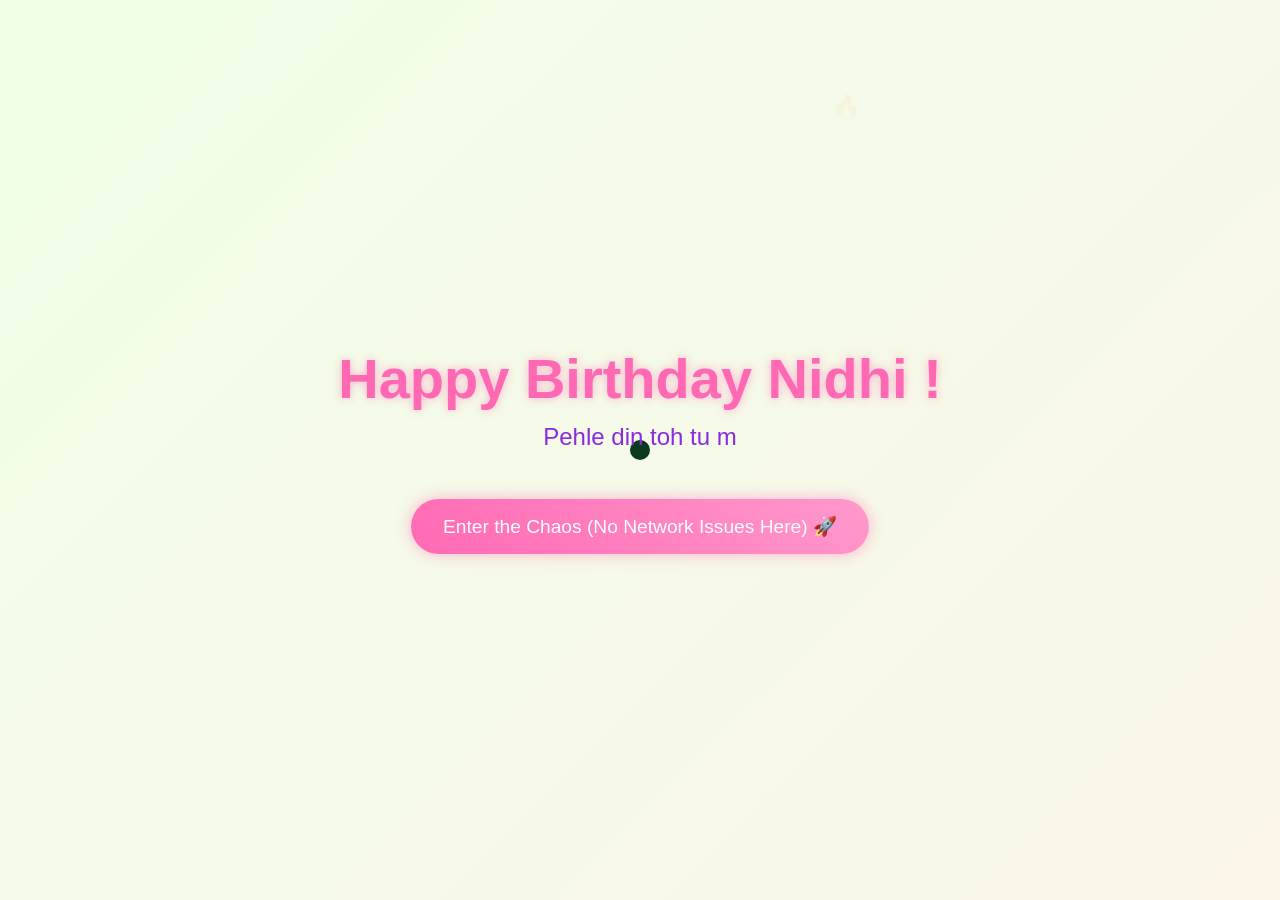
<file: index.html>
<!DOCTYPE html>
<html lang="en">
<head>
    <meta charset="UTF-8">
    <meta name="viewport" content="width=device-width, initial-scale=1.0">
    <title>Happy Birthday</title>
    <script src="https://cdnjs.cloudflare.com/ajax/libs/gsap/3.12.2/gsap.min.js"></script>
    <link rel="stylesheet" href="style.css">
    
</head>
<body>
    <div class="cursor"></div>
    <div class="container">
        <h1>Happy Birthday Nidhi !</h1>
        <div class="greeting"></div>
        <button class="cta-button">Enter the Chaos (No Network Issues Here) 🚀</button>
    </div>

    <script src="script.js">
        
    </script>
</body>
</html>
</file>
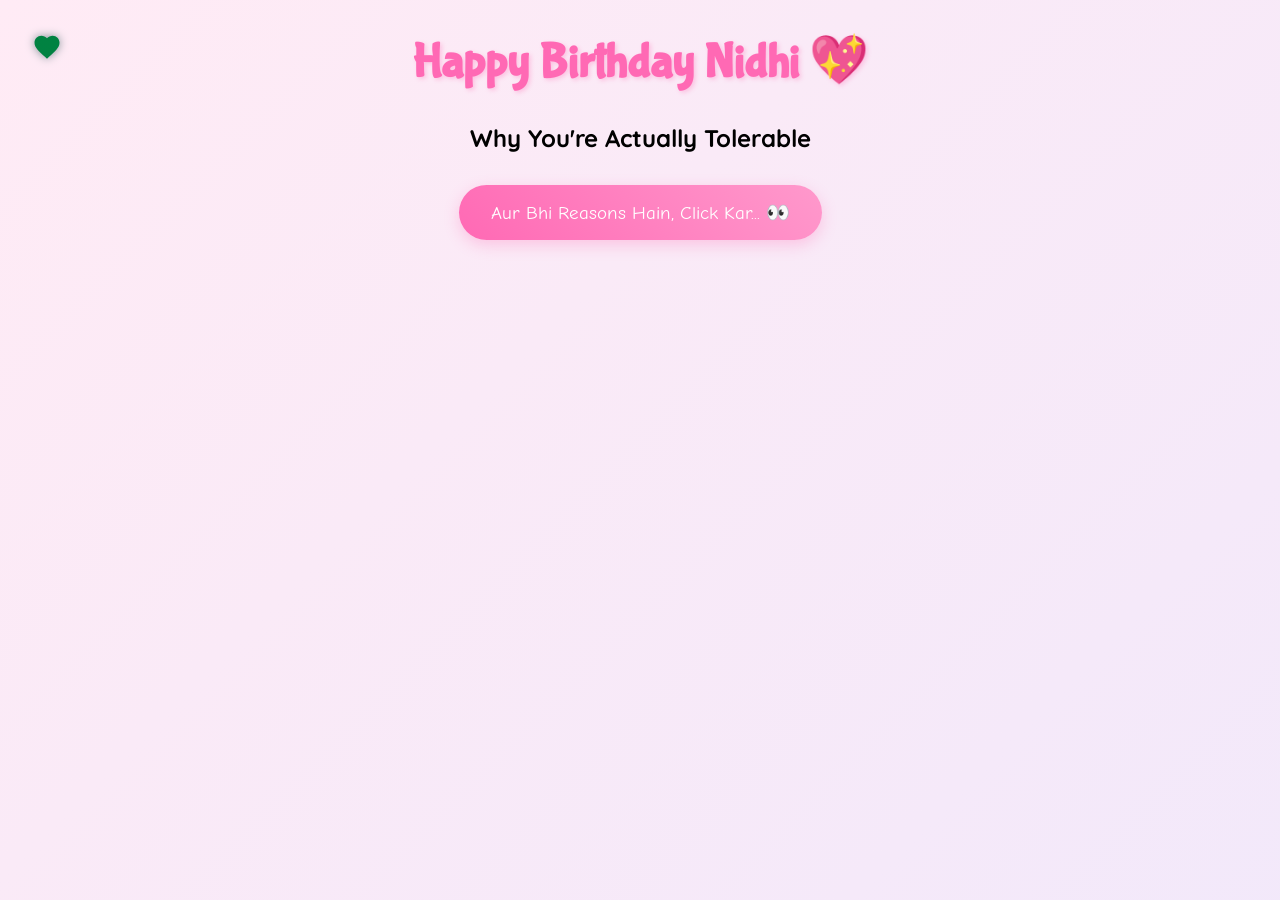
<file: cause.html>
<!DOCTYPE html>
<html lang="en">
<head>
    <meta charset="UTF-8">
    <meta name="viewport" content="width=device-width, initial-scale=1.0">
    <title>Why You're Actually Tolerable 💖</title>
    <script src="https://cdnjs.cloudflare.com/ajax/libs/gsap/3.12.2/gsap.min.js"></script>
    <link rel="stylesheet" href="./cause.css">
    <style>
       
    </style>
</head>
<body>
    <div class="custom-cursor">
        <svg viewBox="0 0 24 24">
            <path fill="#ff69b4" d="M12 21.35l-1.45-1.32C5.4 15.36 2 12.28 2 8.5 2 5.42 4.42 3 7.5 3c1.74 0 3.41.81 4.5 2.09C13.09 3.81 14.76 3 16.5 3 19.58 3 22 5.42 22 8.5c0 3.78-3.4 6.86-8.55 11.54L12 21.35z"/>
        </svg>
    </div>

    <div class="container">
        <h1>Happy Birthday Nidhi 💖</h1>
        <h2>Why You're Actually Tolerable</h2>
        <div id="reasons-container"></div>
        
        <button class="shuffle-button">Aur Bhi Reasons Hain, Click Kar... 👀</button>
        <div class="reason-counter"></div>

        <div class="ending-section">
            <div class="teddy-hug">
                <img src="./d1.jpg" alt="nidhi">
            </div>
            <div class="ending-text">Full Bakchod, Zero Filter — Stay the Same! 🔥</div>
        </div>
    </div>

    <script src="cause.js">
       
    </script>
</body>
</html>
</file>
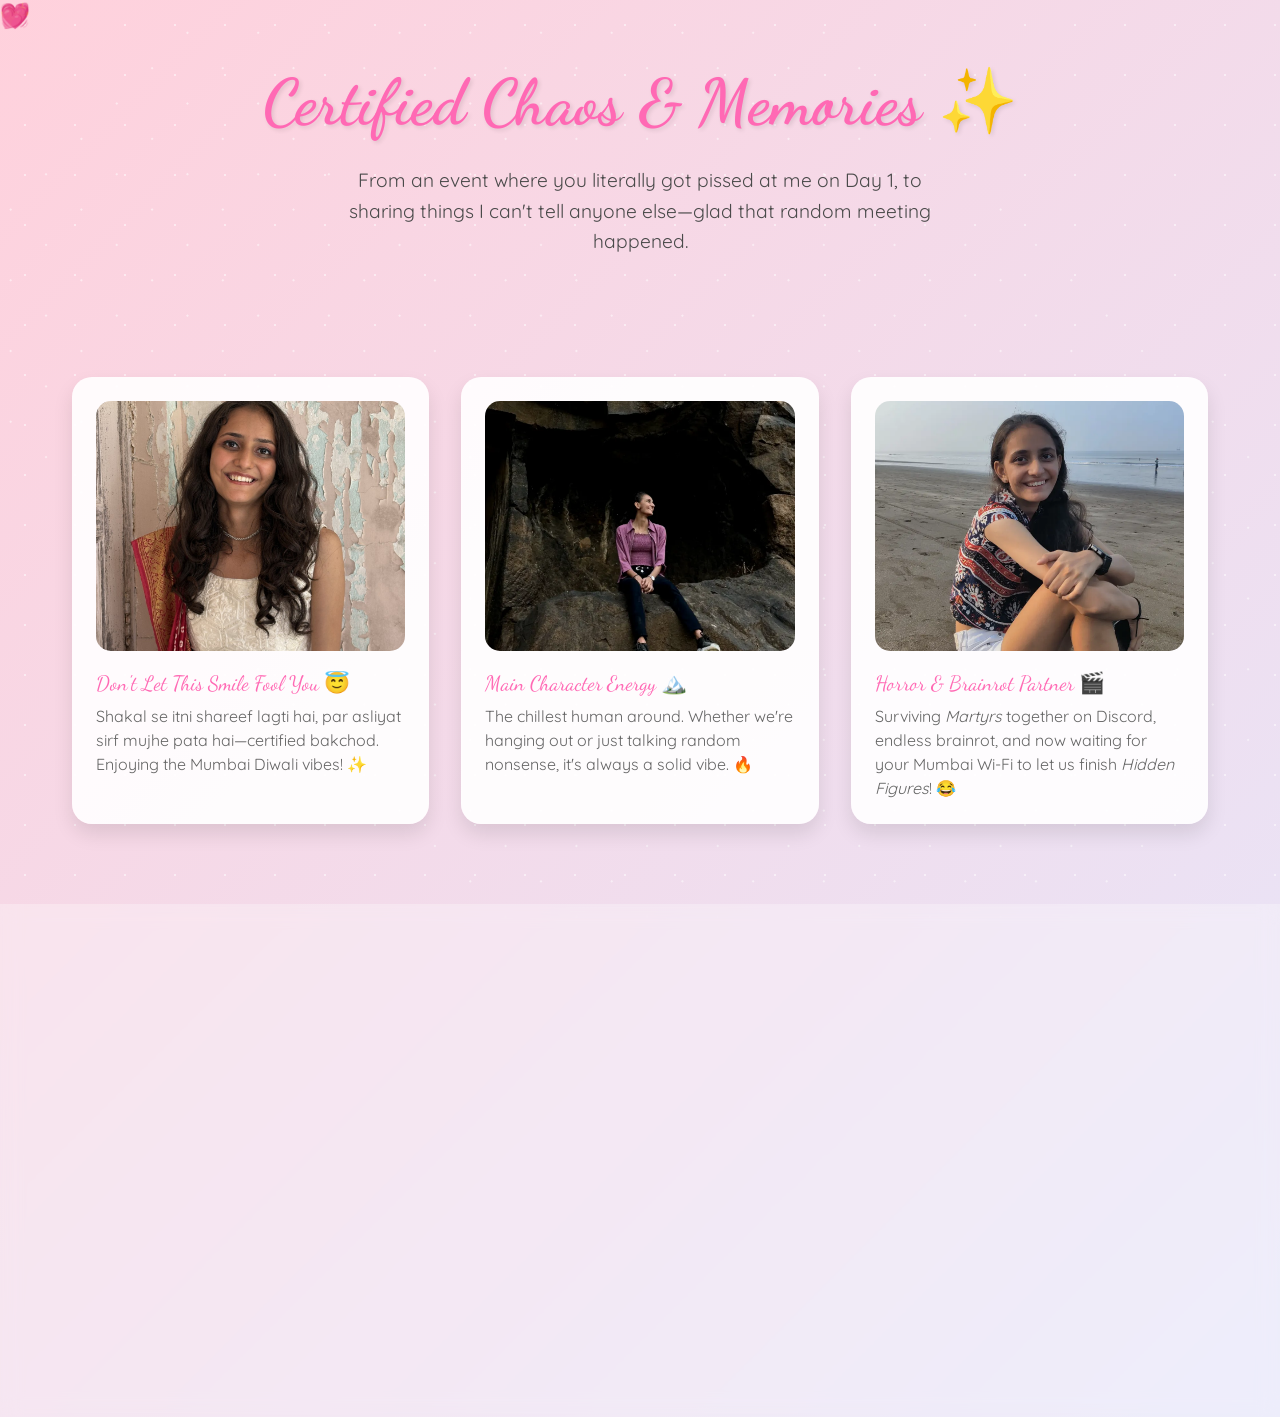
<file: last.html>
<!DOCTYPE html>
<html lang="en">

<head>
    <meta charset="UTF-8">
    <meta name="viewport" content="width=device-width, initial-scale=1.0">
    <title>Your Beautiful Memories ✨</title>
    <style>
        @import url('https://fonts.googleapis.com/css2?family=Dancing+Script:wght@700&family=Quicksand:wght@300;400;500;600&display=swap');

        * {
            margin: 0;
            padding: 0;
            box-sizing: border-box;
        }

        body {
            min-height: 100vh;
            background: linear-gradient(135deg,
                    #ffd1dc 0%,
                    #e6e6fa 25%,
                    #ffefd5 50%,
                    #e6e6fa 75%,
                    #ffd1dc 100%);
            background-size: 400% 400%;
            animation: gradientFlow 15s ease infinite;
            font-family: 'Quicksand', sans-serif;
            overflow-x: hidden;
            color: #4a4a4a;
        }

        @keyframes gradientFlow {
            0% {
                background-position: 0% 50%;
            }

            50% {
                background-position: 100% 50%;
            }

            100% {
                background-position: 0% 50%;
            }
        }

        /* Enhanced Sparkle Effect */
        .magic-sparkles {
            position: fixed;
            top: 0;
            left: 0;
            width: 100%;
            height: 100%;
            pointer-events: none;
            z-index: 1;
        }

        .sparkle {
            position: absolute;
            width: 6px;
            height: 6px;
            border-radius: 50%;
            background-color: white;
            animation: twinkle var(--duration, 4s) ease-in-out infinite;
            opacity: 0;
        }

        @keyframes twinkle {

            0%,
            100% {
                opacity: 0;
                transform: scale(0.5);
            }

            50% {
                opacity: 0.8;
                transform: scale(1);
            }
        }

        /* Generate 50 sparkles with different positions and animations */
        .magic-sparkles::before,
        .magic-sparkles::after {
            content: '';
            position: absolute;
            width: 100%;
            height: 100%;
            background-image: radial-gradient(circle, white 1px, transparent 1px);
            background-size: 50px 50px;
            animation: sparkleLayer 8s linear infinite;
            opacity: 0.5;
        }

        .magic-sparkles::after {
            animation-delay: -4s;
            transform: rotate(45deg);
        }

        @keyframes sparkleLayer {
            0% {
                transform: translateY(0);
            }

            100% {
                transform: translateY(-50px);
            }
        }

        /* Floating Hearts */
        .floating-hearts {
            position: fixed;
            width: 100%;
            height: 100%;
            pointer-events: none;
            z-index: 2;
        }

        .heart {
            position: absolute;
            font-size: 1.5rem;
            color: rgba(255, 105, 180, 0.6);
            animation: floatHeart var(--float-duration, 6s) ease-in-out infinite;
            animation-delay: var(--delay, 0s);
        }

        @keyframes floatHeart {
            0% {
                transform: translate(0, 100vh) rotate(0deg);
            }

            100% {
                transform: translate(var(--translate-x, 0), -100vh) rotate(360deg);
            }
        }

        /* Welcome Section */
        .welcome {
            text-align: center;
            padding: 4rem 2rem;
            position: relative;
            z-index: 3;
        }

        .welcome h1 {
            font-family: 'Dancing Script', cursive;
            font-size: 4rem;
            color: #ff69b4;
            text-shadow: 2px 2px 4px rgba(0, 0, 0, 0.1);
            animation: fadeInScale 2s ease;
        }

        .welcome p {
            font-size: 1.2rem;
            max-width: 600px;
            margin: 1.5rem auto;
            line-height: 1.6;
            animation: fadeIn 2s ease 0.5s both;
        }

        /* Enhanced Memory Cards */
        .memory-container {
            max-width: 1200px;
            margin: 0 auto;
            padding: 2rem;
            display: grid;
            grid-template-columns: repeat(auto-fit, minmax(300px, 1fr));
            gap: 2rem;
            z-index: 3;
            position: relative;
        }

        .memory-card {
            background: rgba(255, 255, 255, 0.9);
            border-radius: 20px;
            padding: 1.5rem;
            box-shadow: 0 10px 20px rgba(0, 0, 0, 0.1);
            transition: all 0.5s cubic-bezier(0.4, 0, 0.2, 1);
            position: relative;
            overflow: hidden;
        }

        .memory-card:hover {
            transform: translateY(-10px) scale(1.02);
            box-shadow: 0 15px 30px rgba(0, 0, 0, 0.15);
        }

        .memory-card::before {
            content: '';
            position: absolute;
            top: 0;
            left: 0;
            width: 100%;
            height: 100%;
            background: linear-gradient(45deg, transparent, rgba(255, 255, 255, 0.4), transparent);
            transform: translateX(-100%);
            transition: 0.5s;
        }

        .memory-card:hover::before {
            transform: translateX(100%);
        }

        .memory-img {
            width: 100%;
            height: 250px;
            object-fit: cover;
            border-radius: 15px;
            margin-bottom: 1rem;
            transition: transform 0.5s ease;
        }

        .memory-card:hover .memory-img {
            transform: scale(1.05);
        }

        .memory-date {
            font-family: 'Dancing Script', cursive;
            color: #ff69b4;
            font-size: 1.3rem;
            margin-bottom: 0.5rem;
        }

        .memory-caption {
            font-size: 1rem;
            line-height: 1.5;
            color: #666;
        }

        /* Final Message Section */
        .final-message {
            text-align: center;
            padding: 4rem 2rem;
            background: rgba(255, 255, 255, 0.3);
            backdrop-filter: blur(10px);
            margin-top: 3rem;
            position: relative;
            z-index: 3;
        }

        .final-message h2 {
            font-family: 'Dancing Script', cursive;
            font-size: 3rem;
            color: #ff69b4;
            margin-bottom: 2rem;
            animation: heartbeat 2s infinite;
        }

        @keyframes heartbeat {

            0%,
            100% {
                transform: scale(1);
            }

            50% {
                transform: scale(1.1);
            }
        }

        .final-message p {
            font-size: 1.2rem;
            max-width: 800px;
            margin: 0 auto 2rem;
            line-height: 1.8;
        }

        .goodbye-btn {
            display: inline-block;
            padding: 1rem 2rem;
            font-size: 1.2rem;
            background: linear-gradient(45deg, #ff69b4, #da70d6);
            color: white;
            border: none;
            border-radius: 50px;
            cursor: pointer;
            text-decoration: none;
            transition: all 0.3s ease;
            box-shadow: 0 5px 15px rgba(255, 105, 180, 0.4);
            animation: float 3s infinite ease-in-out;
        }

        .goodbye-btn:hover {
            transform: translateY(-5px);
            box-shadow: 0 8px 20px rgba(255, 105, 180, 0.6);
        }

        @keyframes float {

            0%,
            100% {
                transform: translateY(0);
            }

            50% {
                transform: translateY(-10px);
            }
        }

        /* Animations */
        @keyframes fadeInScale {
            0% {
                opacity: 0;
                transform: scale(0.8);
            }

            100% {
                opacity: 1;
                transform: scale(1);
            }
        }

        @keyframes fadeIn {
            0% {
                opacity: 0;
            }

            100% {
                opacity: 1;
            }
        }

        /* Generate Hearts */
        .js-generate-hearts {
            position: fixed;
            width: 100%;
            height: 100%;
            pointer-events: none;
            z-index: 2;
        }

        /* Custom Scrollbar */
        ::-webkit-scrollbar {
            width: 12px;
        }

        ::-webkit-scrollbar-track {
            background: rgba(255, 255, 255, 0.4);
        }

        ::-webkit-scrollbar-thumb {
            background: linear-gradient(45deg, #ff69b4, #da70d6);
            border-radius: 6px;
        }

        /* Responsive Design */
        @media (max-width: 768px) {
            .welcome h1 {
                font-size: 3rem;
            }

            .memory-container {
                grid-template-columns: 1fr;
            }

            .final-message h2 {
                font-size: 2.5rem;
            }
        }
    </style>
</head>

<body>
    <div class="magic-sparkles"></div>
    <div class="floating-hearts">
        <!-- Hearts will be generated via CSS -->
        <div class="heart" style="--float-duration: 6s; --delay: 0s; --translate-x: 20px;">💝</div>
        <div class="heart" style="--float-duration: 8s; --delay: 1s; --translate-x: -30px;">💖</div>
        <div class="heart" style="--float-duration: 7s; --delay: 2s; --translate-x: 40px;">💗</div>
        <div class="heart" style="--float-duration: 9s; --delay: 3s; --translate-x: -20px;">💓</div>
        <div class="heart" style="--float-duration: 5s; --delay: 4s; --translate-x: 30px;">💕</div>
    </div>

    <section class="welcome">
        <h1>Certified Chaos & Memories ✨</h1>
        <p>From an event where you literally got pissed at me on Day 1, to sharing things I can't tell anyone else—glad that random meeting happened.</p>
    </section>

    <div class="memory-container">
        <div class="memory-card">
            <img src="./d1.jpg" alt="Festive Nidhi" class="memory-img">
            <div class="memory-date">Don't Let This Smile Fool You 😇</div>
            <div class="memory-caption">Shakal se itni shareef lagti hai, par asliyat sirf mujhe pata hai—certified bakchod. Enjoying the Mumbai Diwali vibes! ✨</div>
        </div>
        <div class="memory-card">
            <img src="./d2.png" alt="Cave Adventure" class="memory-img">
            <div class="memory-date">Main Character Energy 🏔️</div>
            <div class="memory-caption">The chillest human around. Whether we're hanging out or just talking random nonsense, it's always a solid vibe. 🔥</div>
        </div>
        <div class="memory-card">
            <img src="./d3.png" alt="Beach Vibes" class="memory-img">
            <div class="memory-date">Horror & Brainrot Partner 🎬</div>
            <div class="memory-caption">Surviving <i>Martyrs</i> together on Discord, endless brainrot, and now waiting for your Mumbai Wi-Fi to let us finish <i>Hidden Figures</i>! 😂</div>
        </div>
    </div>

    <section class="final-message">
        <h2>Happy Birthday, Nidhi! 🎂</h2>
        <p>Honestly, thank you for being such a real one. Whether it's pure bakchodi, horror movie marathons on screenshare, or those rare moments when I actually share what's on my mind—you're genuinely one of the best people I've met.<br><br>
        Have an insane birthday in Mumbai, eat good food, and jaldi wapas aa—abhi <i>Hidden Figures</i> ka second half aur bohot saari bakchodi baaki hai! 🎉</p>
        <a href="index.html" class="goodbye-btn">Replay the Madness 🔄</a>
    </section>
</body>

</html>
</file>
<file: style.css>
* {
    margin: 0;
    padding: 0;
    box-sizing: border-box;
    cursor: none;
}

body {
    min-height: 100vh;
    display: flex;
    flex-direction: column;
    align-items: center;
    justify-content: center;
    background: linear-gradient(-45deg, #fee9f7, #e8f5fe, #fef2e8, #f0ffe8);
    background-size: 400% 400%;
    animation: gradientBG 15s ease infinite;
    font-family: 'Arial Rounded MT Bold', Arial, sans-serif;
    overflow: hidden;
    position: relative;
}

.cursor {
    width: 20px;
    height: 20px;
    background: pink;
    border-radius: 50%;
    position: fixed;
    pointer-events: none;
    mix-blend-mode: difference;
    transition: transform 0.2s;
}

.container {
    text-align: center;
    z-index: 1;
}

h1 {
    font-size: 3.5rem;
    color: #ff69b4;
    text-shadow: 0 0 10px rgba(255, 105, 180, 0.5);
    margin-bottom: 2rem;
    opacity: 0;
}

.greeting {
    font-size: 1.5rem;
    color: #8a2be2;
    margin-bottom: 3rem;
    min-height: 2em;
}

.cta-button {
    padding: 1rem 2rem;
    font-size: 1.2rem;
    background: linear-gradient(45deg, #ff69b4, #ff99cc);
    border: none;
    border-radius: 50px;
    color: white;
    cursor: pointer;
    box-shadow: 0 0 15px rgba(255, 105, 180, 0.5);
    transition: transform 0.3s, box-shadow 0.3s;
    opacity: 0;
}

.cta-button:hover {
    transform: scale(1.1);
    box-shadow: 0 0 25px rgba(255, 105, 180, 0.7);
}

.floating {
    position: absolute;
    pointer-events: none;
    opacity: 0;
}

@keyframes gradientBG {
    0% { background-position: 0% 50%; }
    50% { background-position: 100% 50%; }
    100% { background-position: 0% 50%; }
}

@media (max-width: 768px) {
    h1 { font-size: 2rem; }
    .greeting { font-size: 1.2rem; }
    .cta-button { font-size: 1rem; }
}
</file>
<file: cause.css>
@import url('https://fonts.googleapis.com/css2?family=Bubblegum+Sans&family=Comic+Neue:wght@700&family=Quicksand:wght@500&display=swap');

* {
    margin: 0;
    padding: 0;
    box-sizing: border-box;
    cursor: none;
}

body {
    min-height: 100vh;
    background: linear-gradient(-45deg, #ffe6e6, #e6e6ff, #ffebf5);
    background-size: 400% 400%;
    animation: gradientBG 15s ease infinite;
    font-family: 'Quicksand', sans-serif;
    overflow-x: hidden;
    padding: 2rem;
}

.custom-cursor {
    width: 30px;
    height: 30px;
    position: fixed;
    pointer-events: none;
    z-index: 9999;
    mix-blend-mode: difference;
    transition: transform 0.1s;
}

.custom-cursor svg {
    width: 100%;
    height: 100%;
    filter: drop-shadow(0 0 5px rgba(255, 182, 193, 0.5));
}

.container {
    max-width: 1200px;
    margin: 0 auto;
    text-align: center;
    position: relative;
    z-index: 1;
}

h1 {
    font-family: 'Bubblegum Sans', cursive;
    font-size: 3rem;
    color: #ff69b4;
    text-shadow: 2px 2px 4px rgba(255, 105, 180, 0.3);
    margin-bottom: 2rem;
    animation: bounce 1s ease infinite;
}

.reason-card {
    background: rgba(255, 255, 255, 0.9);
    border-radius: 20px;
    padding: 2rem;
    margin: 1.5rem;
    box-shadow: 0 5px 15px rgba(0, 0, 0, 0.1);
    transition: transform 0.3s, box-shadow 0.3s;
    cursor: pointer;
    position: relative;
    overflow: hidden;
}

.reason-card:hover {
    transform: translateY(-5px);
    box-shadow: 0 8px 25px rgba(255, 105, 180, 0.2);
}

.reason-text {
    font-size: 1.2rem;
    margin-bottom: 1rem;
    position: relative;
    z-index: 2;
}

.gif-overlay {
    position: absolute;
    top: 0;
    left: 0;
    width: 100%;
    height: 100%;
    background: rgba(255, 255, 255, 0.95);
    display: flex;
    align-items: center;
    justify-content: center;
    opacity: 0;
    transition: opacity 0.3s;
    z-index: 1;
}

.reason-card:hover .gif-overlay {
    opacity: 1;
}

.shuffle-button {
    background: linear-gradient(45deg, #ff69b4, #ff99cc);
    border: none;
    border-radius: 50px;
    padding: 1rem 2rem;
    font-size: 1.2rem;
    color: white;
    margin: 2rem 0;
    cursor: pointer;
    transition: transform 0.3s;
    font-family: 'Comic Neue', cursive;
    box-shadow: 0 5px 15px rgba(255, 105, 180, 0.3);
}

.shuffle-button:hover {
    transform: scale(1.1);
}

.floating {
    position: fixed;
    pointer-events: none;
    animation: float 3s ease-in-out infinite;
}

.ending-section {
    margin-top: 4rem;
    padding: 2rem;
    text-align: center;
}

.ending-text {
    font-family: 'Bubblegum Sans', cursive;
    font-size: 2rem;
    color: #ff69b4;
    margin-bottom: 2rem;
    opacity: 0;
    transform: translateY(20px);
}

.teddy-hug {
    width: 220px;
    margin: 0 auto 1rem;
    transform: scale(0);
}

.teddy-hug img {
    width: 100%;
    border-radius: 20px;
    box-shadow: 0 8px 25px rgba(255, 105, 180, 0.35);
}

@keyframes gradientBG {
    0% { background-position: 0% 50%; }
    50% { background-position: 100% 50%; }
    100% { background-position: 0% 50%; }
}

@keyframes float {
    0%, 100% { transform: translateY(0); }
    50% { transform: translateY(-20px); }
}

@keyframes bounce {
    0%, 100% { transform: translateY(0); }
    50% { transform: translateY(-10px); }
}

@media (max-width: 768px) {
    h1 { font-size: 2rem; }
    .reason-card { margin: 1rem; }
    .reason-text { font-size: 1rem; }
}
.shuffle-button {
    background: linear-gradient(45deg, #ff69b4, #ff99cc);
    border: none;
    border-radius: 50px;
    padding: 1rem 2rem;
    font-size: 1.2rem;
    color: white;
    margin: 2rem 0;
    cursor: pointer;
    transition: all 0.3s;
    font-family: 'Comic Neue', cursive;
    box-shadow: 0 5px 15px rgba(255, 105, 180, 0.3);
}

.shuffle-button.story-mode {
    background: linear-gradient(45deg, #9b6dff, #ff6dc7);
    transform: scale(1.1);
}

.shuffle-button:hover {
    transform: scale(1.1);
}

.shuffle-button.story-mode:hover {
    transform: scale(1.2);
}

.reason-counter {
    font-size: 0.9rem;
    color: #ff69b4;
    margin-top: 1rem;
    opacity: 0.7;
}
</file>
